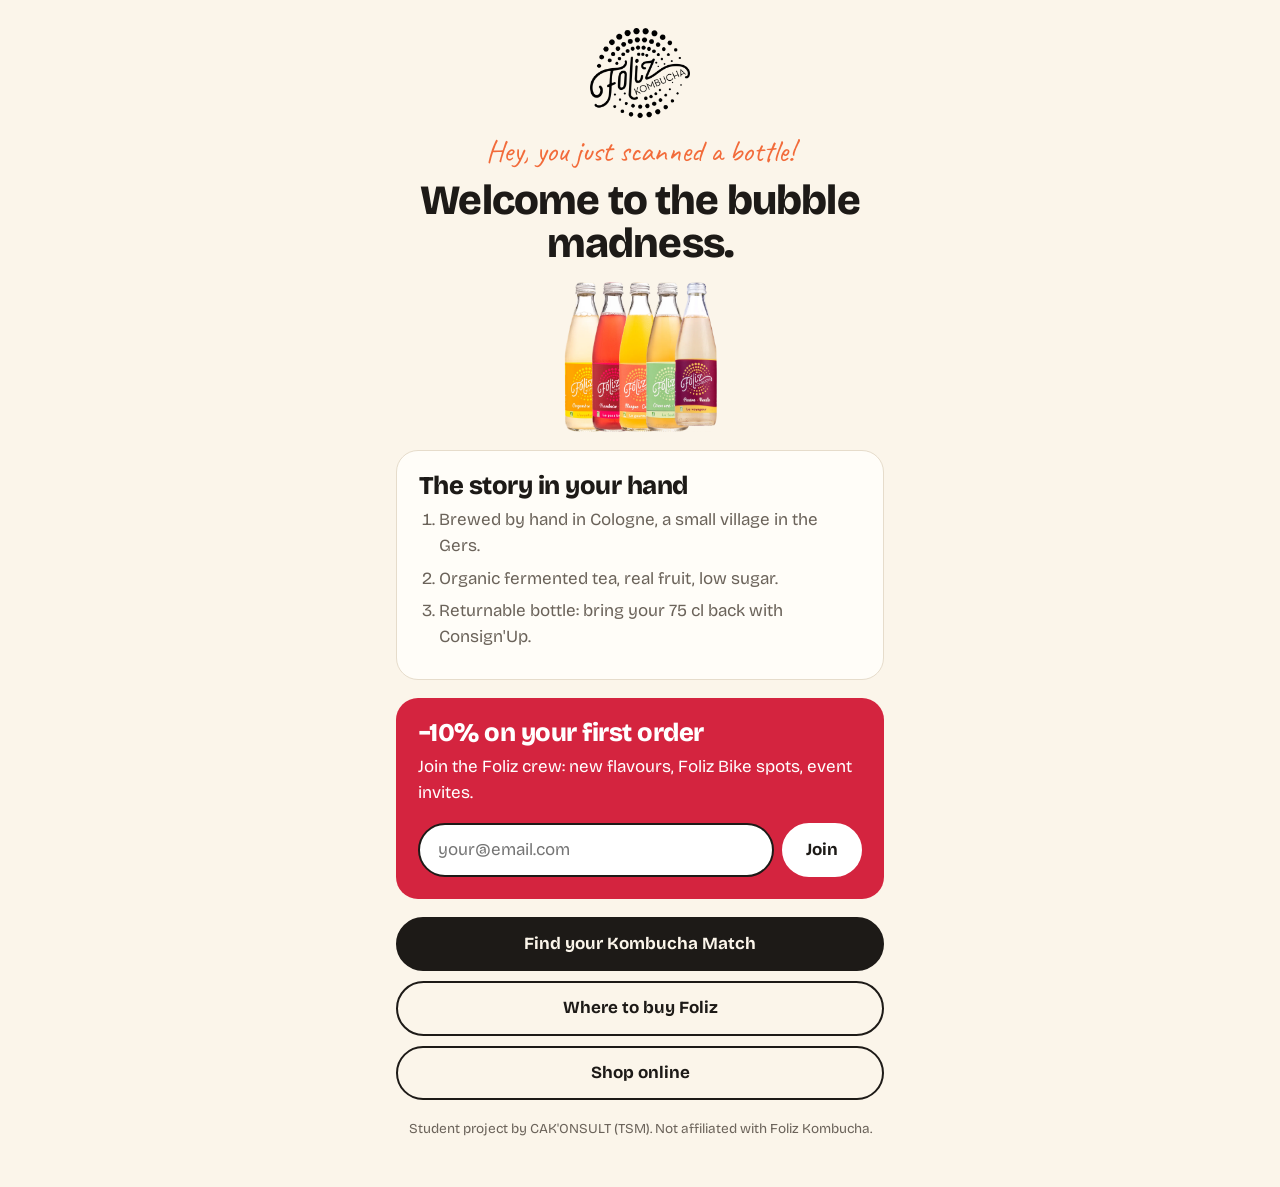
<file: scan.html>
<!doctype html>
<html lang="en">
<head>
<meta charset="utf-8">
<meta name="viewport" content="width=device-width, initial-scale=1">
<meta name="robots" content="noindex, nofollow">
<title>You scanned a Foliz bottle</title>
<link rel="icon" href="img/logo-noir.webp">
<link rel="preconnect" href="https://fonts.googleapis.com">
<link rel="preconnect" href="https://fonts.gstatic.com" crossorigin>
<link href="https://fonts.googleapis.com/css2?family=Bricolage+Grotesque:opsz,wght@12..96,400;12..96,600;12..96,700;12..96,800&family=Caveat:wght@600;700&display=swap" rel="stylesheet">
<link rel="stylesheet" href="style.css">
</head>
<body>
<main class="scan">
  <div class="hello">
    <img class="logo" src="img/logo-noir.webp" alt="Foliz Kombucha">
    <span class="kicker">Hey, you just scanned a bottle!</span>
    <h1>Welcome to the bubble madness.</h1>
  </div>

  <div class="bottles">
    <img src="img/aventurier.webp" alt=""><img src="img/passionne.webp" alt=""><img src="img/gourmand.webp" alt=""><img src="img/festif.webp" alt=""><img src="img/voyageur.webp" alt="">
  </div>

  <div class="panel">
    <h2>The story in your hand</h2>
    <ol>
      <li>Brewed by hand in Cologne, a small village in the Gers.</li>
      <li>Organic fermented tea, real fruit, low sugar.</li>
      <li>Returnable bottle: bring your 75 cl back with Consign'Up.</li>
    </ol>
  </div>

  <div class="panel" style="background:var(--red);color:#fff;border:0">
    <h2>−10% on your first order</h2>
    <p>Join the Foliz crew: new flavours, Foliz Bike spots, event invites.</p>
    <form class="nl-form" data-done="<p style='margin-top:12px'><b>You're in!</b> Your code: <span class='code' style='border-color:#fff'>FOLIZ10</span></p>">
      <input type="email" name="email" required placeholder="your@email.com" aria-label="Email">
      <button class="btn" style="background:#fff;color:var(--ink);border-color:#fff">Join</button>
    </form>
  </div>

  <div class="stack">
    <a class="btn" href="index.html#match">Find your Kombucha Match</a>
    <a class="btn ghost" href="index.html#stores">Where to buy Foliz</a>
    <a class="btn ghost" href="index.html#shop">Shop online</a>
  </div>
  <p class="note" style="text-align:center">Student project by CAK'ONSULT (TSM). Not affiliated with Foliz Kombucha.</p>
</main>
<div class="toast" id="toast" role="status"></div>
<script src="app.js"></script>
</body>
</html>
</file>
<file: style.css>
:root {
  --cream: #fbf5ea;
  --paper: #fffdf8;
  --ink: #1d1a17;
  --muted: #6b635a;
  --line: #e6dccb;
  --orange: #f39a1e;
  --red: #d4243f;
  --coral: #f26b3a;
  --lime: #8dc63f;
  --plum: #86204d;
  --teal: #3a9bb0;
  --ochre: #e38a2b;
  --radius: 18px;
  --display: "Bricolage Grotesque", system-ui, sans-serif;
  --hand: "Caveat", cursive;
}
* { box-sizing: border-box; margin: 0; }
html { scroll-behavior: smooth; scroll-padding-top: 76px; }
body { background: var(--cream); color: var(--ink); font: 17px/1.55 var(--display); -webkit-font-smoothing: antialiased; }
img { max-width: 100%; display: block; }
a { color: inherit; }
button { font: inherit; cursor: pointer; color: inherit; }
.wrap { width: min(1180px, 100% - 32px); margin-inline: auto; }
.hand { font-family: var(--hand); font-weight: 600; }
h1, h2, h3 { line-height: 1.02; letter-spacing: -.02em; }
h2 { font-size: clamp(2.2rem, 5vw, 3.6rem); font-weight: 800; }
section { padding: 96px 0; }
.kicker { font-family: var(--hand); font-size: 1.6rem; color: var(--coral); display: block; margin-bottom: 4px; }
.lead { color: var(--muted); max-width: 56ch; margin-top: 14px; }

/* dots = the bubble motif of the logo */
.dots { background-image: radial-gradient(var(--ink) 1.4px, transparent 1.6px); background-size: 18px 18px; }

.btn { display: inline-flex; align-items: center; gap: 8px; border: 2px solid var(--ink); border-radius: 999px; padding: 12px 22px; font-weight: 700; text-decoration: none; background: var(--ink); color: var(--cream); transition: transform .15s; }
.btn:hover { transform: translateY(-2px); }
.btn.ghost { background: transparent; color: var(--ink); }
.btn.small { padding: 8px 14px; font-size: .9rem; }

/* header */
header.top { position: sticky; top: 0; z-index: 50; background: color-mix(in srgb, var(--cream) 92%, transparent); backdrop-filter: blur(8px); border-bottom: 1px solid var(--line); }
header.top .wrap { display: flex; align-items: center; gap: 24px; height: 68px; }
header.top img { height: 46px; width: auto; }
header.top nav { display: flex; gap: 22px; margin-left: auto; font-weight: 600; font-size: .95rem; }
header.top nav a { text-decoration: none; }
header.top nav a:hover { color: var(--coral); }
.cart-btn { position: relative; border: 2px solid var(--ink); background: var(--paper); border-radius: 999px; padding: 8px 16px; font-weight: 700; }
.cart-btn b { background: var(--red); color: #fff; border-radius: 999px; padding: 0 7px; margin-left: 6px; font-size: .8rem; }
@media (max-width: 860px) { header.top nav { display: none; } .cart-btn { margin-left: auto; } }

/* hero */
.hero { padding: 56px 0 0; overflow: hidden; }
.hero .wrap { display: grid; grid-template-columns: 1.05fr 1fr; gap: 32px; align-items: end; }
.hero h1 { font-size: clamp(3rem, 8vw, 6.2rem); font-weight: 800; }
.hero h1 em { font-family: var(--hand); font-style: normal; font-weight: 700; color: var(--red); font-size: 1.1em; }
.hero p { font-size: 1.15rem; color: var(--muted); margin: 22px 0 30px; max-width: 44ch; }
.hero .ctas { display: flex; gap: 12px; flex-wrap: wrap; padding-bottom: 72px; }
.shelf { position: relative; display: flex; align-items: flex-end; justify-content: center; height: 520px; }
.shelf::before { content: ""; position: absolute; inset: 40px 0 0; border-radius: 300px 300px 0 0; background: var(--orange); }
.shelf::after { content: ""; position: absolute; inset: 40px 0 0; border-radius: 300px 300px 0 0; opacity: .18; background-image: radial-gradient(#fff 3px, transparent 3.5px); background-size: 22px 22px; }
.shelf img { position: relative; z-index: 1; height: 360px; width: auto; margin-inline: -14px; filter: drop-shadow(0 18px 18px rgba(0,0,0,.18)); transition: transform .25s; }
.shelf img:nth-child(2), .shelf img:nth-child(4) { height: 420px; }
.shelf img:nth-child(3) { height: 470px; z-index: 2; }
.shelf img:hover { transform: translateY(-14px) rotate(-3deg); }
@media (max-width: 860px) { .hero .wrap { grid-template-columns: 1fr; } .shelf { height: 360px; } .shelf img { height: 230px; } .shelf img:nth-child(2), .shelf img:nth-child(4) { height: 270px; } .shelf img:nth-child(3) { height: 300px; } .hero .ctas { padding-bottom: 0; } }

.ribbon { background: var(--ink); color: var(--cream); padding: 16px 0; font-weight: 700; overflow: hidden; white-space: nowrap; }
.ribbon div { display: inline-block; animation: slide 30s linear infinite; }
.ribbon span { margin: 0 22px; }
.ribbon span::before { content: "●"; color: var(--orange); margin-right: 22px; }
@keyframes slide { to { transform: translateX(-50%); } }
@media (prefers-reduced-motion: reduce) { .ribbon div { animation: none; } }

/* shop */
.shop-head { display: flex; justify-content: space-between; align-items: end; gap: 20px; flex-wrap: wrap; margin-bottom: 36px; }
.chips { display: flex; gap: 8px; }
.chips button { border: 2px solid var(--ink); background: transparent; border-radius: 999px; padding: 7px 16px; font-weight: 600; }
.chips button[aria-pressed="true"] { background: var(--ink); color: var(--cream); }
.grid { display: grid; grid-template-columns: repeat(auto-fill, minmax(300px, 1fr)); gap: 20px; }
.card { background: var(--paper); border: 1px solid var(--line); border-radius: var(--radius); overflow: hidden; display: flex; flex-direction: column; }
.card .pic { height: 270px; display: grid; place-items: end center; padding-top: 18px; background: color-mix(in srgb, var(--c) 18%, var(--paper)); position: relative; }
.card .pic img { height: 240px; width: auto; filter: drop-shadow(0 10px 10px rgba(0,0,0,.15)); transition: transform .25s; }
.card:hover .pic img { transform: translateY(-8px); }
.card .tag { position: absolute; top: 12px; left: 12px; background: var(--c); color: #fff; font-size: .75rem; font-weight: 700; border-radius: 999px; padding: 3px 10px; }
.card .body { padding: 18px; display: flex; flex-direction: column; gap: 10px; flex: 1; }
.card h3 { font-size: 1.35rem; }
.card .taste { color: var(--muted); font-size: .95rem; }
.card .row { display: flex; align-items: center; justify-content: space-between; gap: 10px; margin-top: auto; }
.card .price { font-weight: 800; font-size: 1.2rem; }
.sizes { display: flex; gap: 4px; }
.sizes button { border: 1.5px solid var(--line); background: transparent; border-radius: 8px; padding: 2px 8px; font-size: .85rem; }
.sizes button[aria-pressed="true"] { border-color: var(--ink); background: var(--ink); color: var(--cream); }
.note { font-size: .85rem; color: var(--muted); margin-top: 18px; }

/* match */
.match { background: var(--plum); color: var(--cream); position: relative; overflow: hidden; }
.match .kicker { color: var(--orange); }
.match .lead { color: color-mix(in srgb, var(--cream) 75%, transparent); }
.quiz { margin-top: 36px; background: var(--paper); color: var(--ink); border-radius: 24px; padding: clamp(22px, 4vw, 44px); max-width: 760px; position: relative; z-index: 1; }
.quiz .step { font-family: var(--hand); font-size: 1.4rem; color: var(--coral); }
.quiz h3 { font-size: clamp(1.6rem, 3.5vw, 2.3rem); margin: 4px 0 22px; }
.answers { display: grid; grid-template-columns: 1fr 1fr; gap: 12px; }
.answers button { text-align: left; border: 2px solid var(--line); background: var(--cream); border-radius: 14px; padding: 16px; font-weight: 600; }
.answers button:hover { border-color: var(--ink); }
.answers button span { font-size: 1.5rem; display: block; }
.result { display: grid; grid-template-columns: 150px 1fr; gap: 26px; align-items: center; }
.result img { height: 300px; width: auto; margin: auto; }
.result form, .nl-form { display: flex; gap: 8px; margin-top: 16px; flex-wrap: wrap; }
input[type=email] { flex: 1; min-width: 200px; border: 2px solid var(--ink); border-radius: 999px; padding: 12px 18px; font: inherit; background: #fff; }
.match .bubbles { position: absolute; right: -80px; top: 60px; width: 520px; height: 520px; border-radius: 50%; opacity: .14; background-image: radial-gradient(var(--cream) 5px, transparent 5.5px); background-size: 28px 28px; }
@media (max-width: 640px) { .answers { grid-template-columns: 1fr; } .result { grid-template-columns: 1fr; } .result img { height: 220px; } }

/* stores */
.stores .wrap { display: grid; grid-template-columns: 380px 1fr; gap: 28px; }
.stores h2 { grid-column: 1 / -1; }
.store-list { display: flex; flex-direction: column; gap: 10px; }
.store { text-align: left; background: var(--paper); border: 2px solid var(--line); border-radius: 14px; padding: 14px 16px; }
.store:hover, .store.on { border-color: var(--ink); }
.store b { display: block; }
.store small { color: var(--muted); }
.store.bike { background: var(--lime); border-color: var(--lime); }
.store.bike small { color: var(--ink); }
#map { min-height: 460px; border-radius: var(--radius); border: 2px solid var(--ink); background: var(--paper); }
@media (max-width: 860px) { .stores .wrap { grid-template-columns: 1fr; } #map { min-height: 340px; } }

/* mixology */
.mix { background: var(--ink); color: var(--cream); }
.mix .lead { color: #b9b0a4; }
.mix-photo { margin-top: 36px; border-radius: var(--radius); height: 320px; width: 100%; object-fit: cover; }
.cocktails { display: grid; grid-template-columns: repeat(4, 1fr); gap: 16px; margin-top: 16px; }
.cocktail { border-radius: var(--radius); padding: 22px; color: var(--ink); background: var(--c); min-height: 220px; display: flex; flex-direction: column; justify-content: space-between; }
.cocktail .n { font-family: var(--hand); font-size: 1.5rem; }
.cocktail h3 { font-size: 1.6rem; }
.cocktail p { font-weight: 600; }
.trail { margin-top: 24px; display: flex; align-items: center; gap: 14px; flex-wrap: wrap; font-weight: 600; }
.trail i { width: 26px; height: 26px; border-radius: 50%; border: 2px dashed var(--cream); display: inline-block; }
@media (max-width: 860px) { .cocktails { grid-template-columns: 1fr 1fr; } }

/* story */
.story .wrap { display: grid; grid-template-columns: 1fr 1fr; gap: 48px; align-items: center; }
.story img { border-radius: var(--radius); height: 520px; width: 100%; object-fit: cover; }
.facts { display: grid; grid-template-columns: 1fr 1fr; gap: 14px; margin-top: 28px; }
.facts div { border-top: 2px solid var(--ink); padding-top: 10px; }
.facts b { font-size: 1.1rem; display: block; }
.facts span { color: var(--muted); font-size: .95rem; }
@media (max-width: 860px) { .story .wrap { grid-template-columns: 1fr; } .story img { height: 320px; } }

footer { background: var(--ink); color: #cfc6b9; padding: 56px 0 28px; }
footer .wrap { display: grid; grid-template-columns: 1.4fr 1fr 1fr; gap: 28px; }
footer img { height: 70px; width: auto; }
footer h4 { color: var(--cream); margin-bottom: 8px; }
footer a { text-decoration: none; }
footer a:hover { color: var(--orange); }
footer .disclaimer { grid-column: 1 / -1; border-top: 1px solid #3a342e; padding-top: 18px; font-size: .85rem; }
@media (max-width: 760px) { footer .wrap { grid-template-columns: 1fr; } }

/* drawer + modal */
.veil { position: fixed; inset: 0; background: rgba(20,16,12,.5); z-index: 80; opacity: 0; pointer-events: none; transition: opacity .2s; }
.veil.on { opacity: 1; pointer-events: auto; }
.drawer { position: fixed; top: 0; right: 0; bottom: 0; width: min(420px, 100%); background: var(--paper); z-index: 90; transform: translateX(100%); transition: transform .25s; display: flex; flex-direction: column; }
.drawer.on { transform: none; }
.drawer header { display: flex; justify-content: space-between; align-items: center; padding: 20px; border-bottom: 1px solid var(--line); }
.drawer .items { flex: 1; overflow: auto; padding: 8px 20px; }
.line { display: grid; grid-template-columns: 44px 1fr auto; gap: 12px; align-items: center; padding: 12px 0; border-bottom: 1px solid var(--line); }
.line img { height: 64px; width: auto; margin: auto; }
.qty { display: flex; gap: 6px; align-items: center; }
.qty button { width: 28px; height: 28px; border-radius: 50%; border: 1.5px solid var(--ink); background: transparent; }
.drawer footer { background: var(--cream); color: var(--ink); padding: 20px; display: block; }
.sum { display: flex; justify-content: space-between; margin-bottom: 6px; }
.sum.total { font-weight: 800; font-size: 1.2rem; margin-top: 8px; }
.sum.disc { color: var(--red); font-weight: 700; }
.drawer .btn { width: 100%; justify-content: center; margin-top: 12px; }
.x { border: 0; background: none; font-size: 1.6rem; line-height: 1; }
.modal { position: fixed; inset: 0; z-index: 100; display: grid; place-items: center; padding: 16px; pointer-events: none; opacity: 0; transition: opacity .2s; }
.modal.on { opacity: 1; pointer-events: auto; }
.modal .box { background: var(--paper); border-radius: 24px; max-width: 760px; width: 100%; display: grid; grid-template-columns: 260px 1fr; overflow: hidden; position: relative; }
.modal .art { background: var(--red); display: grid; place-items: center; padding: 22px; }
.modal .art img { height: 280px; width: auto; transform: rotate(-8deg); }
.modal .in { padding: 34px; }
.modal h3 { font-size: 2.4rem; margin: 4px 0 10px; }
.modal h3 em { font-style: normal; color: var(--red); }
.modal .x { position: absolute; top: 12px; right: 16px; }
.code { display: inline-block; border: 2px dashed var(--ink); border-radius: 10px; padding: 8px 16px; font-weight: 800; font-size: 1.3rem; letter-spacing: .1em; margin: 10px 0; }
@media (max-width: 640px) { .modal .box { grid-template-columns: 1fr; } .modal .art { padding: 12px; } .modal .art img { height: 150px; } .modal .in { padding: 24px; } }
.toast { position: fixed; bottom: 22px; left: 50%; transform: translate(-50%, 120px); visibility: hidden; background: var(--ink); color: var(--cream); padding: 12px 20px; border-radius: 999px; font-weight: 600; z-index: 120; transition: transform .25s; }
.toast.on { transform: translate(-50%, 0); visibility: visible; }
:focus-visible { outline: 3px solid var(--coral); outline-offset: 3px; }

/* scan page */
.scan { max-width: 520px; margin: 0 auto; padding: 28px 16px 48px; }
.scan .logo { height: 90px; width: auto; margin: 0 auto 10px; }
.scan .hello { text-align: center; }
.scan .hello .kicker { font-size: 1.9rem; }
.scan h1 { font-size: 2.6rem; font-weight: 800; }
.scan .panel { background: var(--paper); border: 1px solid var(--line); border-radius: 22px; padding: 22px; margin-top: 18px; }
.scan .panel h2 { font-size: 1.6rem; margin-bottom: 8px; }
.scan ol { padding-left: 20px; color: var(--muted); }
.scan ol li { margin-bottom: 6px; }
.scan .stack { display: grid; gap: 10px; margin-top: 18px; }
.scan .stack .btn { justify-content: center; }
.scan .bottles { display: flex; justify-content: center; margin-top: 18px; }
.scan .bottles img { height: 150px; width: auto; margin: 0 -8px; }

/* responsive pass: tap targets >= 40px, no wrapping labels, no overflow under 420px */
.btn, .chips button, .cart-btn { white-space: nowrap; }
.chips { flex-wrap: wrap; }
.chips button { min-height: 40px; }
.sizes button { min-height: 36px; min-width: 52px; }
.x { min-width: 40px; min-height: 40px; }
.qty button { width: 36px; height: 36px; }
.link-btn { border: 0; background: none; padding: 8px 0; text-decoration: underline; font-size: .9rem; }
.cocktails { grid-template-columns: repeat(4, minmax(0, 1fr)); }
@media (max-width: 860px) { .cocktails { grid-template-columns: repeat(2, minmax(0, 1fr)); } }
@media (max-width: 480px) {
  section { padding: 64px 0; }
  .grid { grid-template-columns: 1fr; }
  .cocktails { grid-template-columns: 1fr; }
  .cocktail { min-height: 150px; }
  .hero .ctas .btn, .result form .btn, .nl-form .btn { flex: 1 1 100%; justify-content: center; }
  .nl-form input[type=email] { min-width: 0; flex-basis: 100%; }
  .facts { grid-template-columns: 1fr; }
  .modal .in { padding: 22px 18px; }
  .modal h3 { font-size: 1.9rem; }
  .card .pic { height: 240px; }
  .card .pic img { height: 210px; }
}
.toast { white-space: nowrap; max-width: calc(100% - 32px); overflow: hidden; text-overflow: ellipsis; }
@media (max-width: 640px) { .toast { bottom: auto; top: 80px; transform: translate(-50%, -160px); } .toast.on { transform: translate(-50%, 0); } }
.cocktail h3 { min-height: 2.05em; display: flex; align-items: flex-end; } .cocktail p { min-height: 3.1em; }
@media (max-width: 480px) { .cocktail h3, .cocktail p { min-height: 0; } }
</file>
